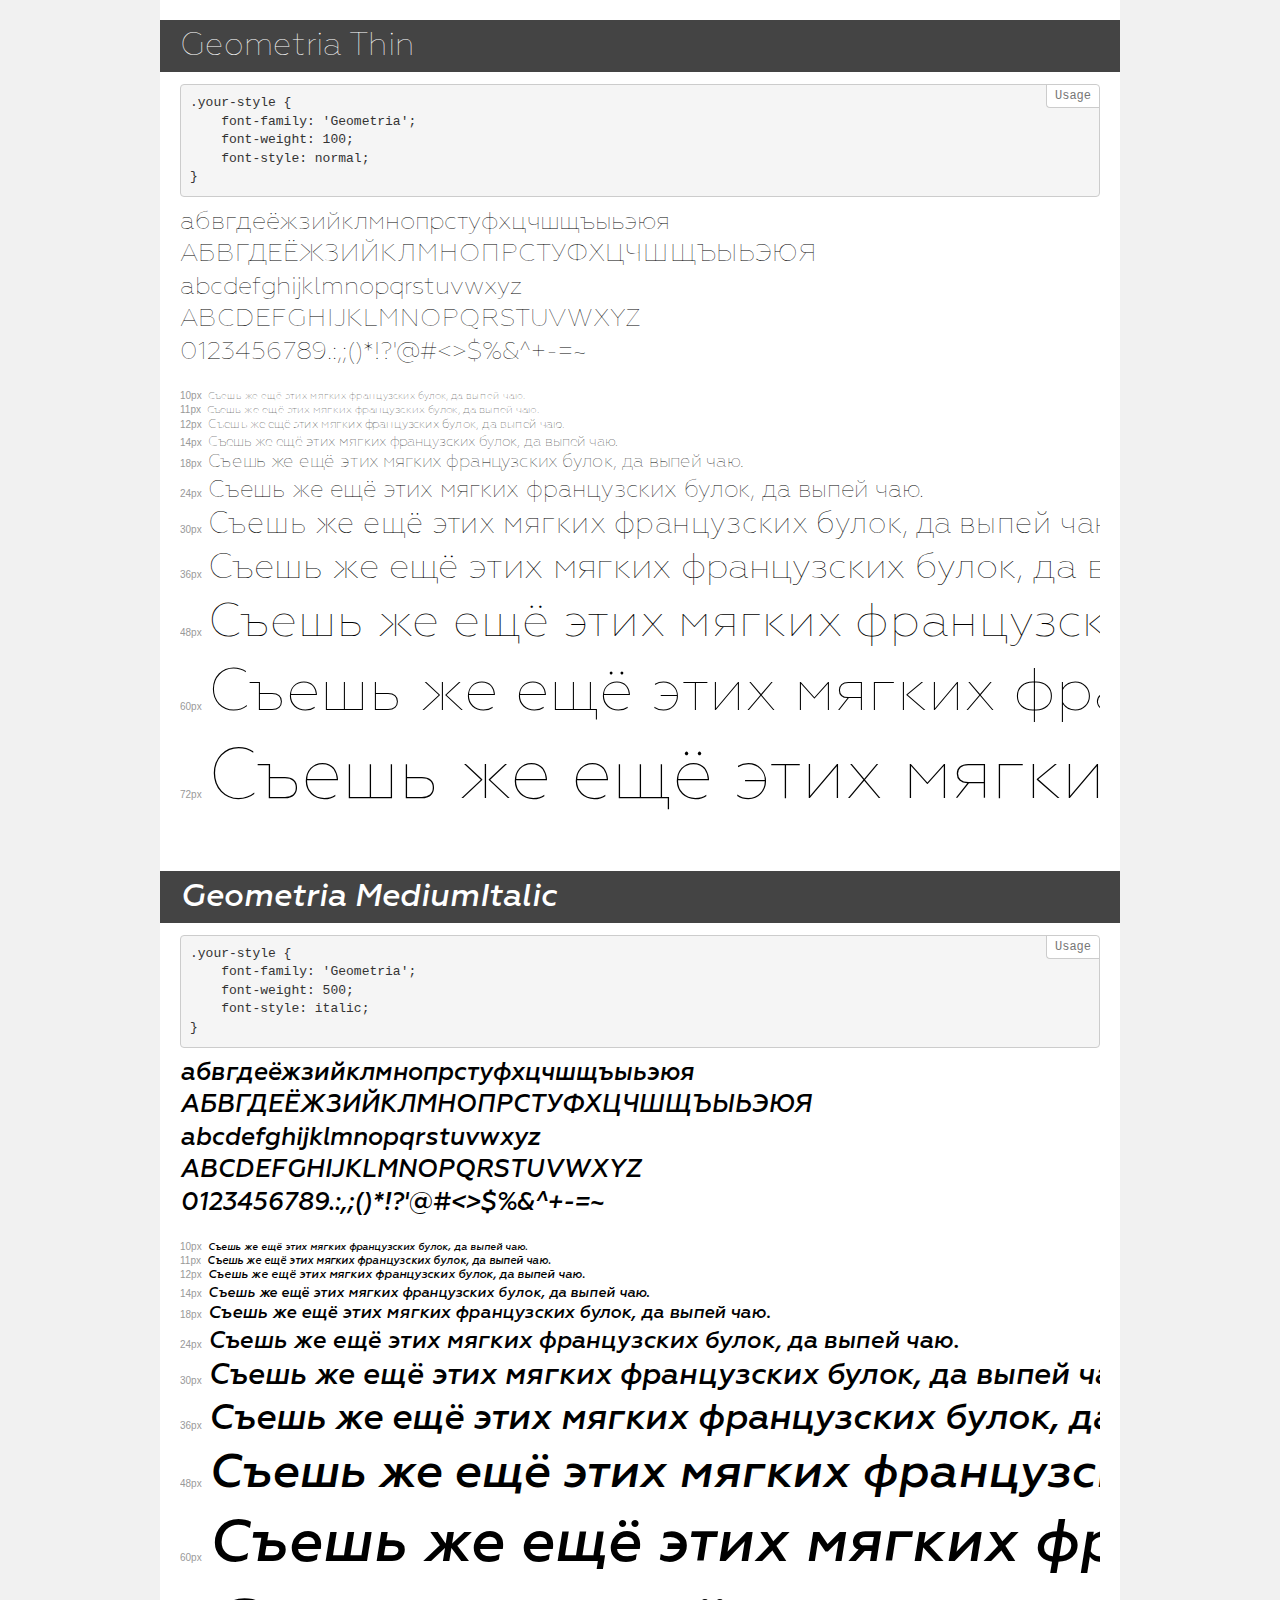
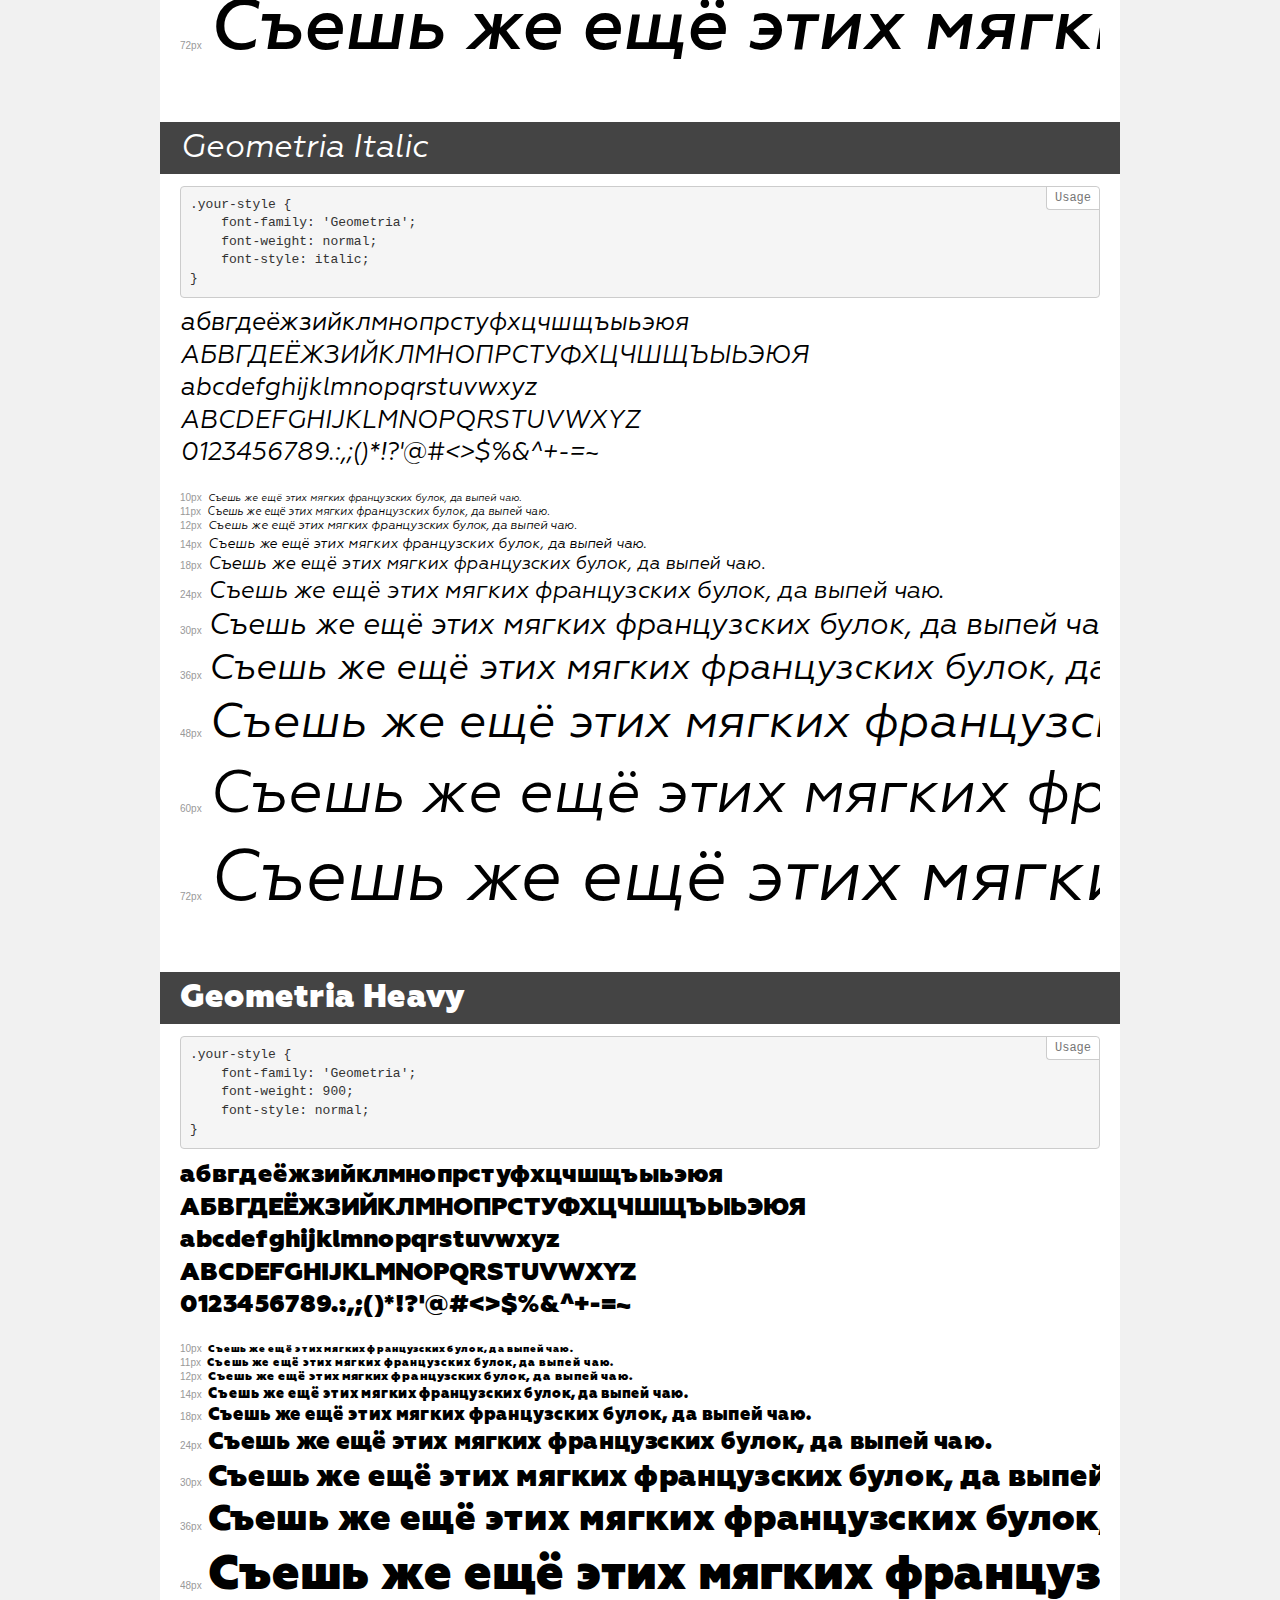
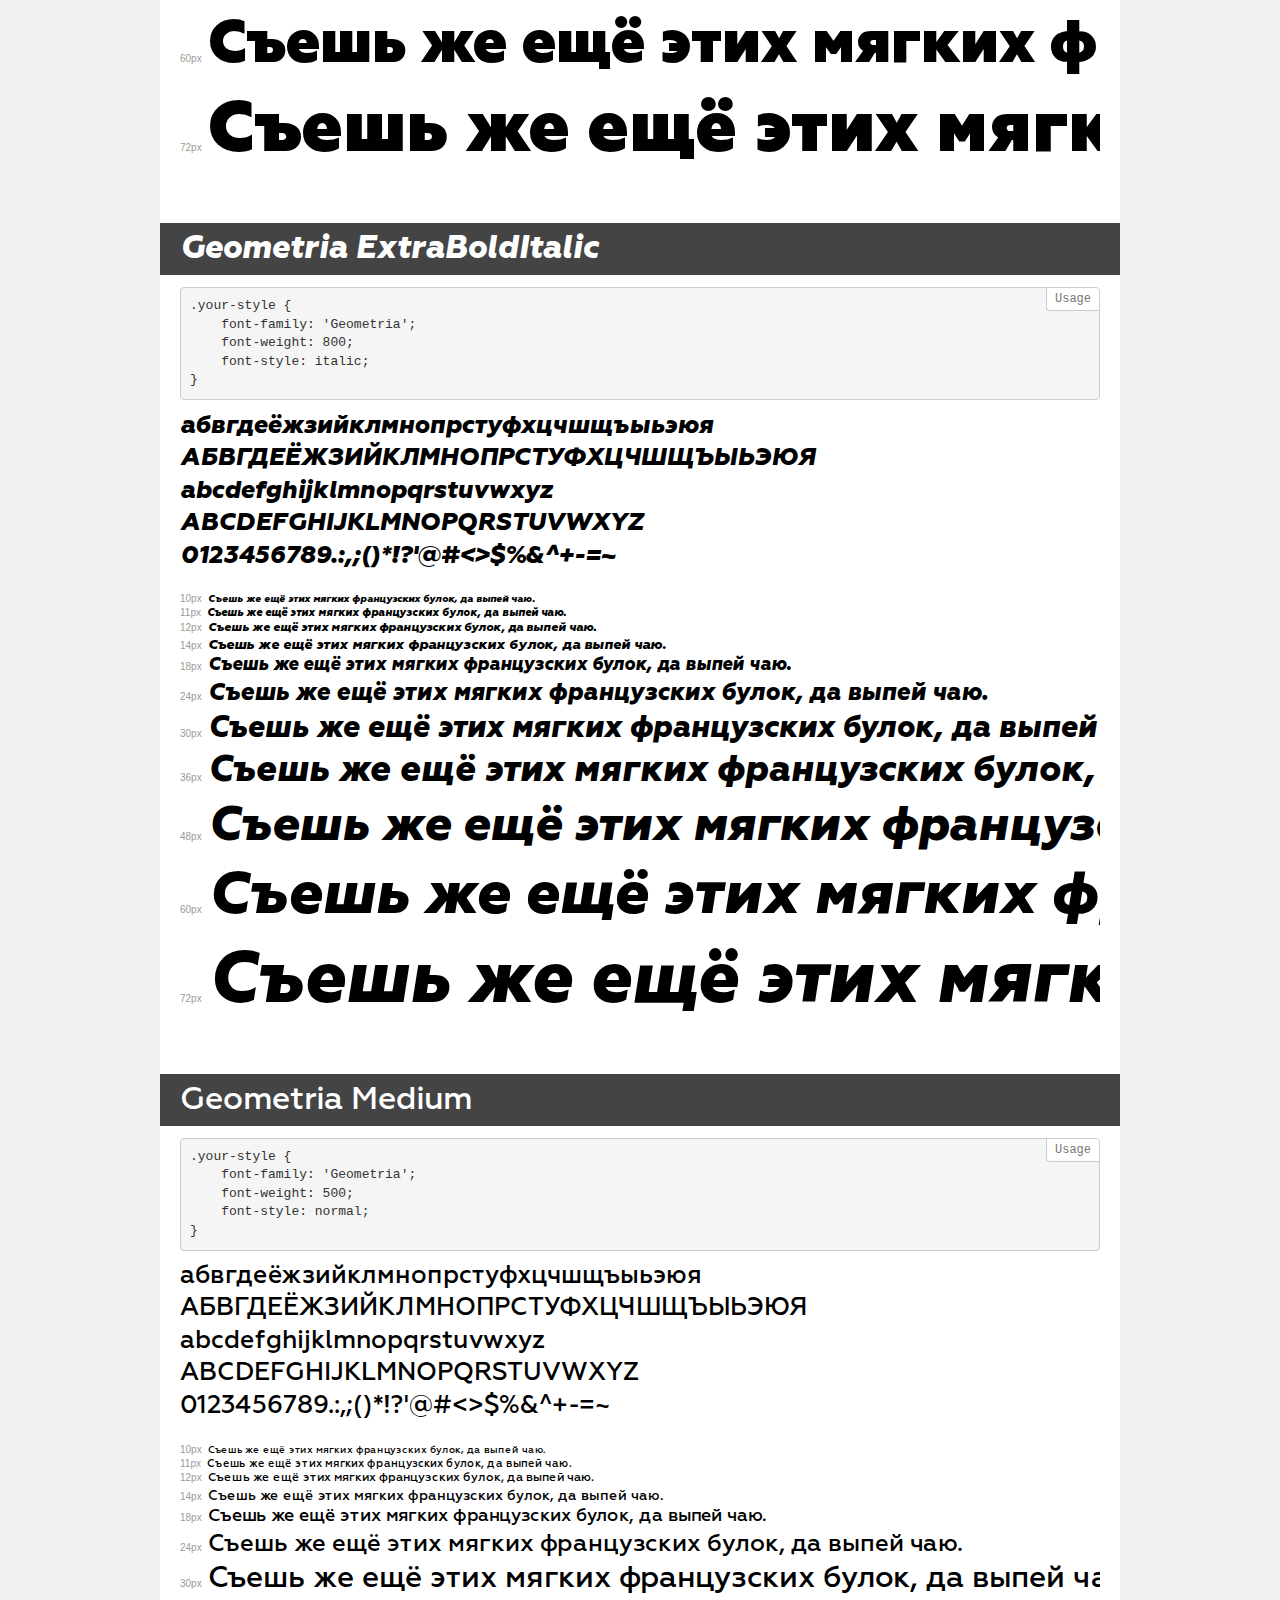
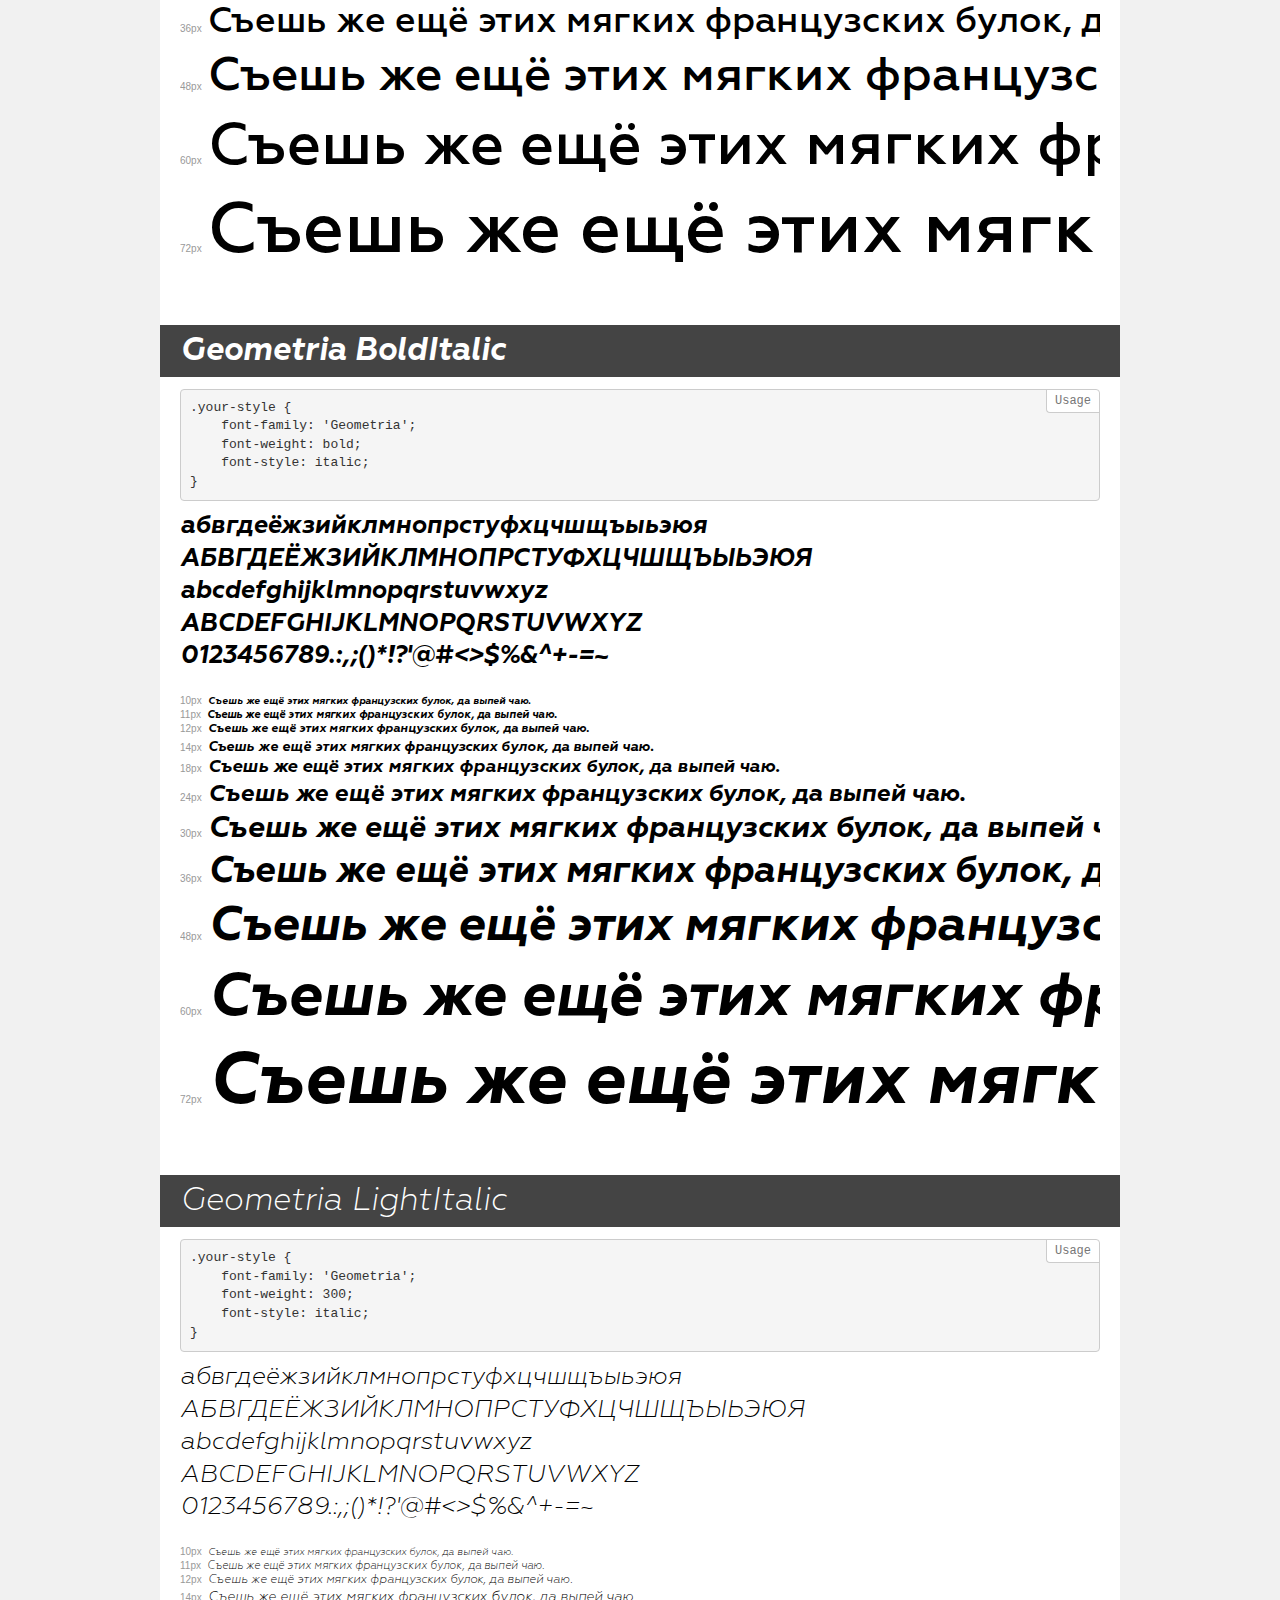
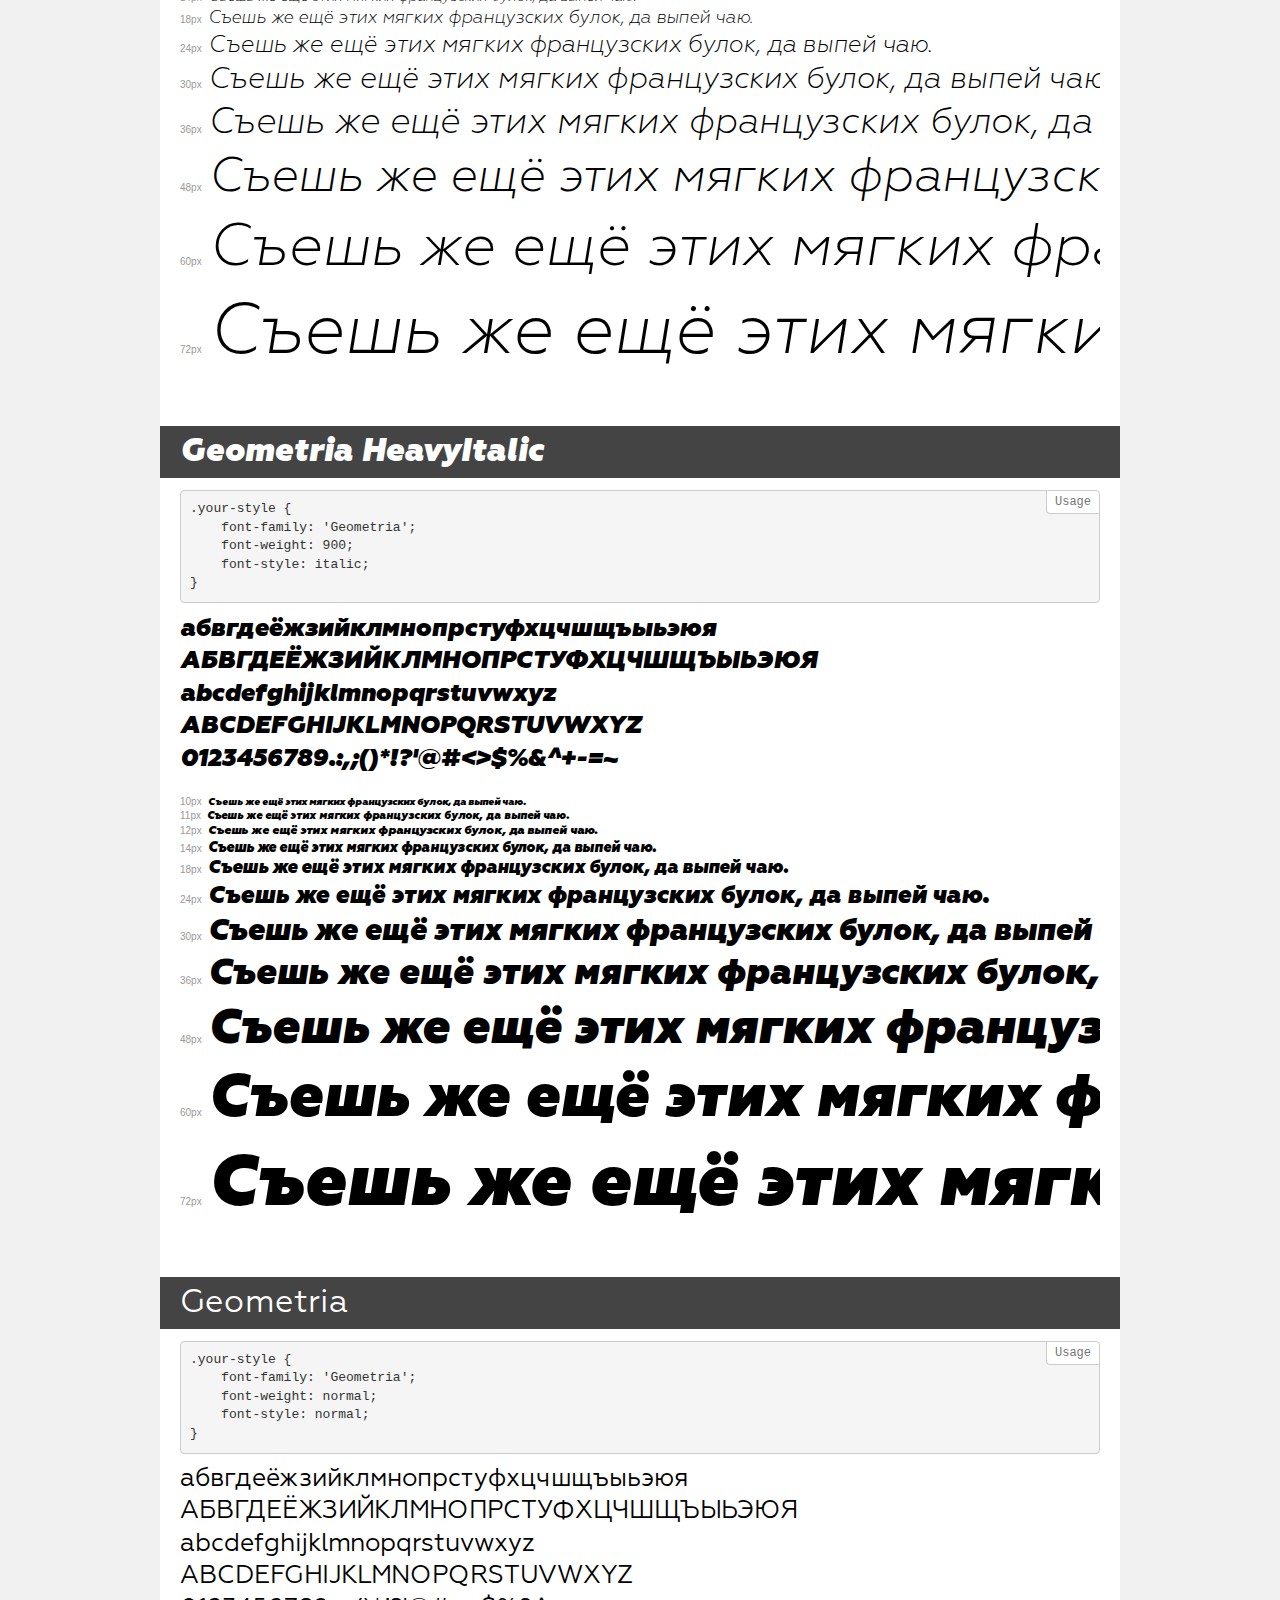
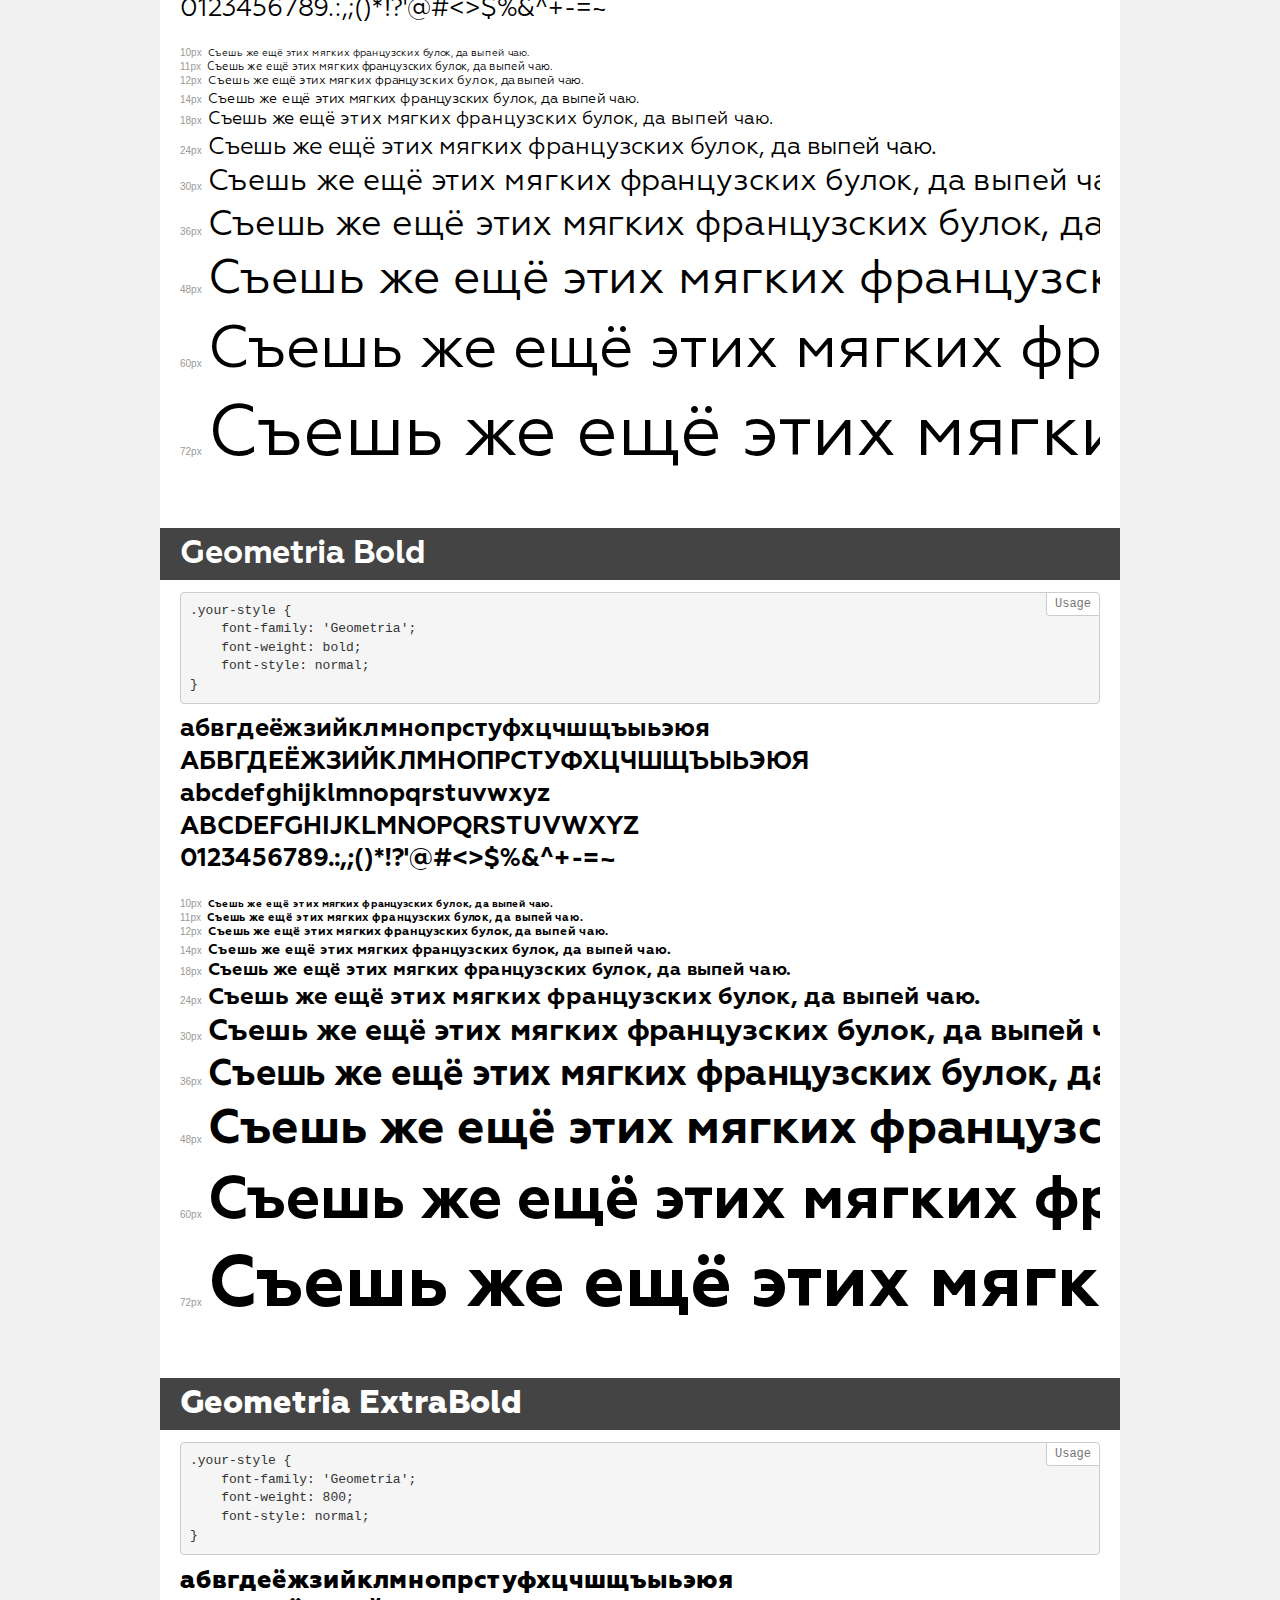
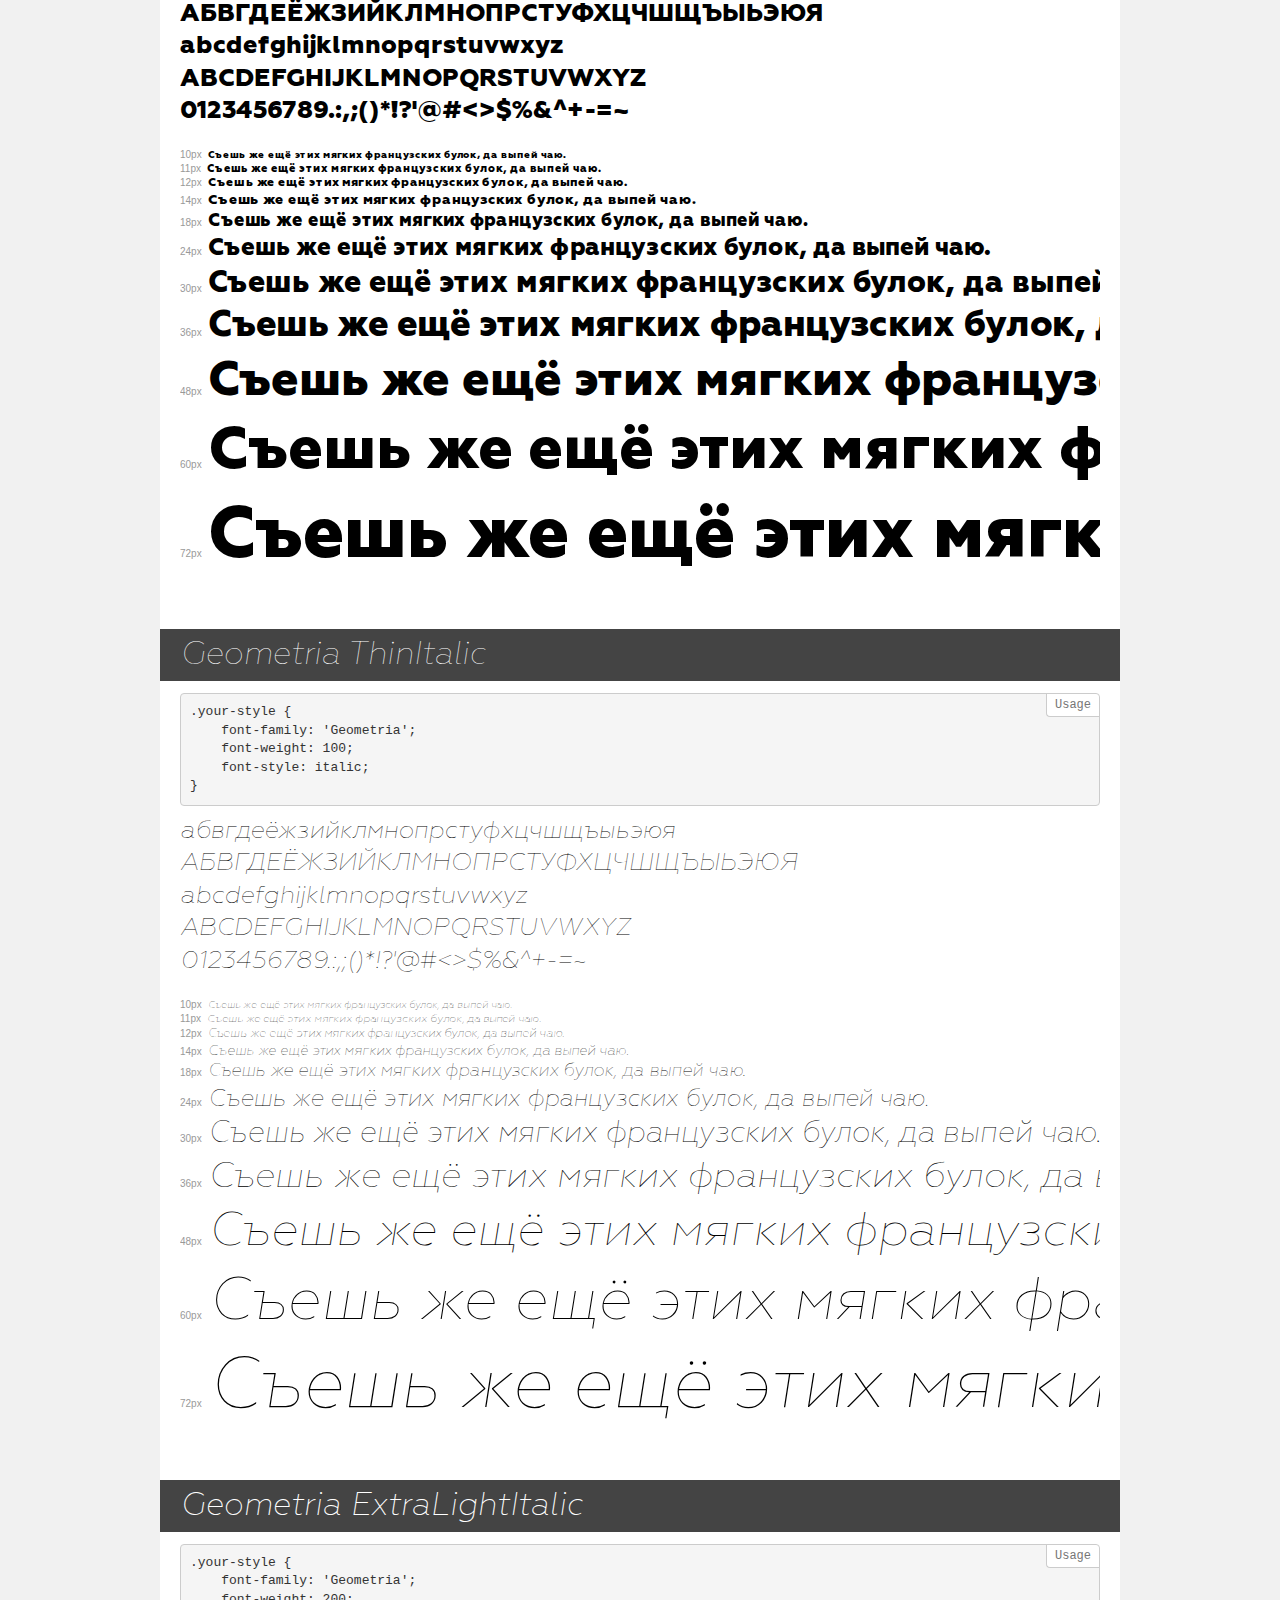
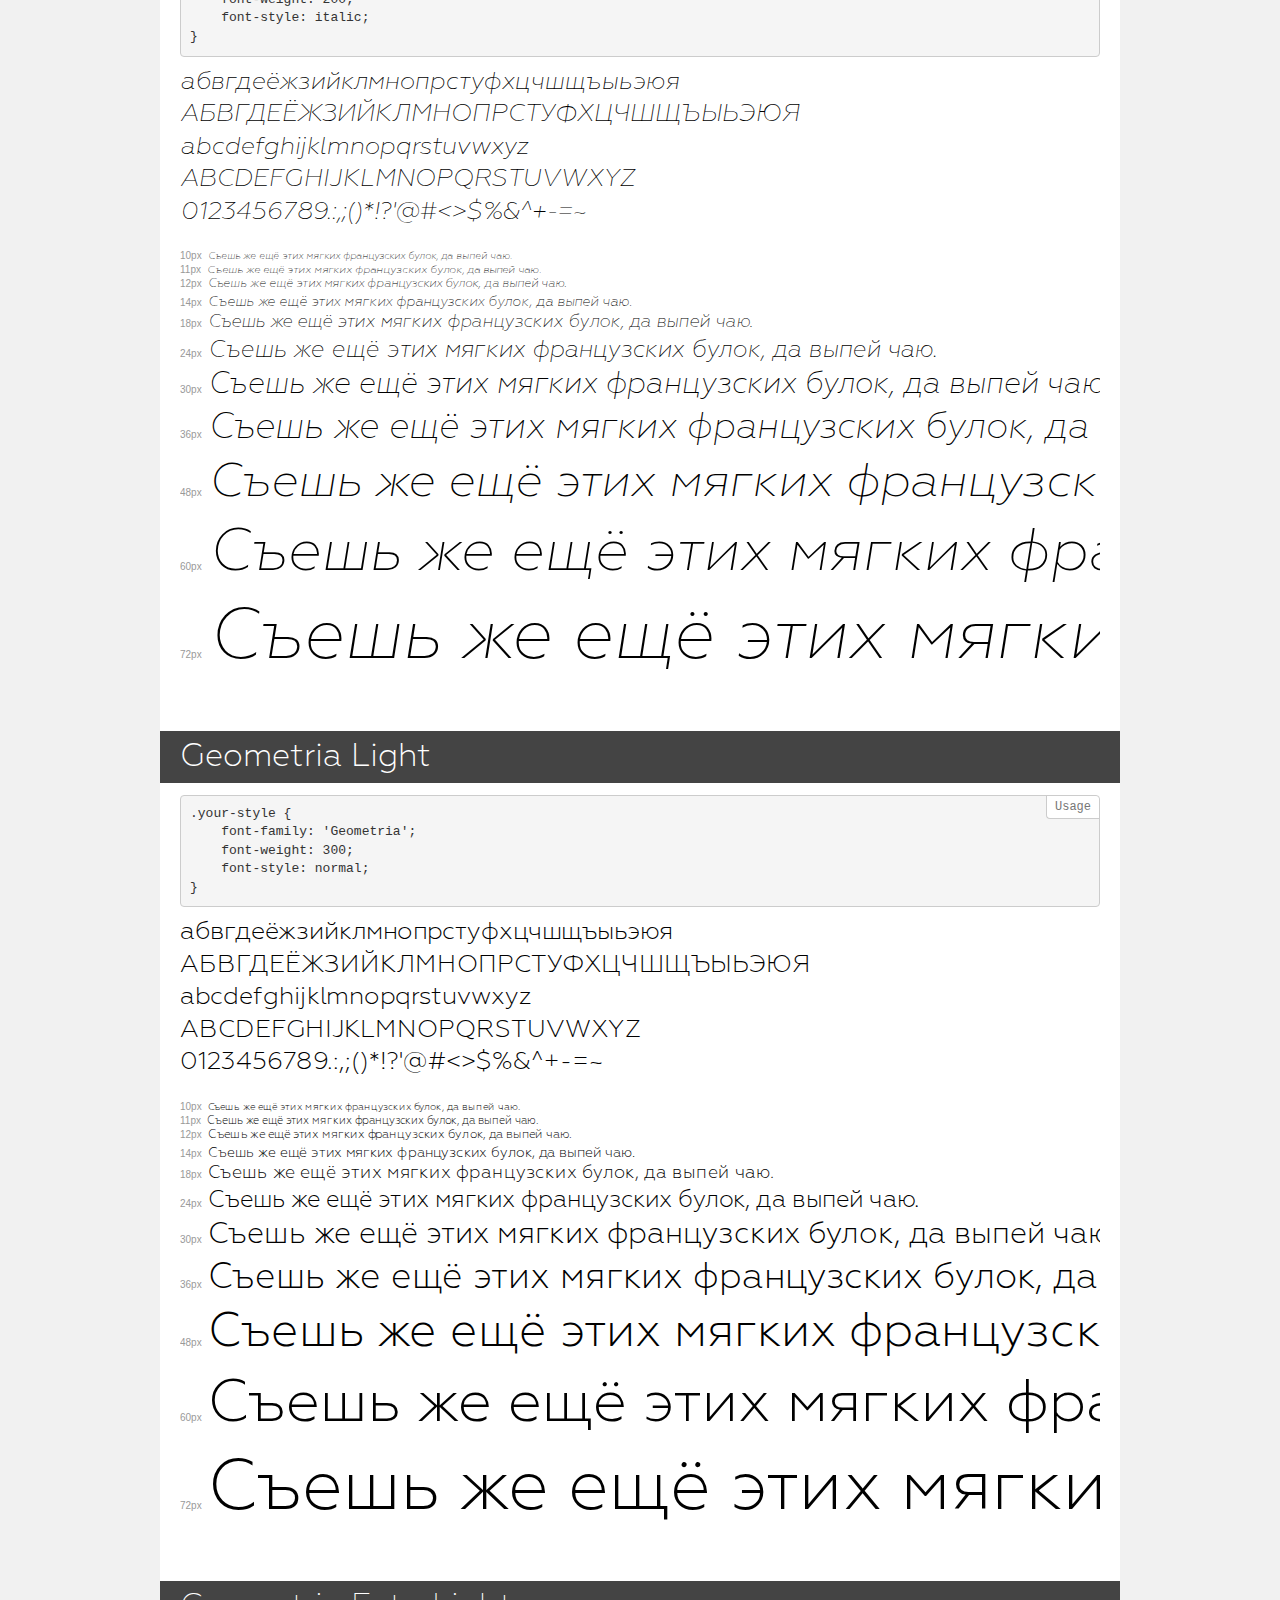
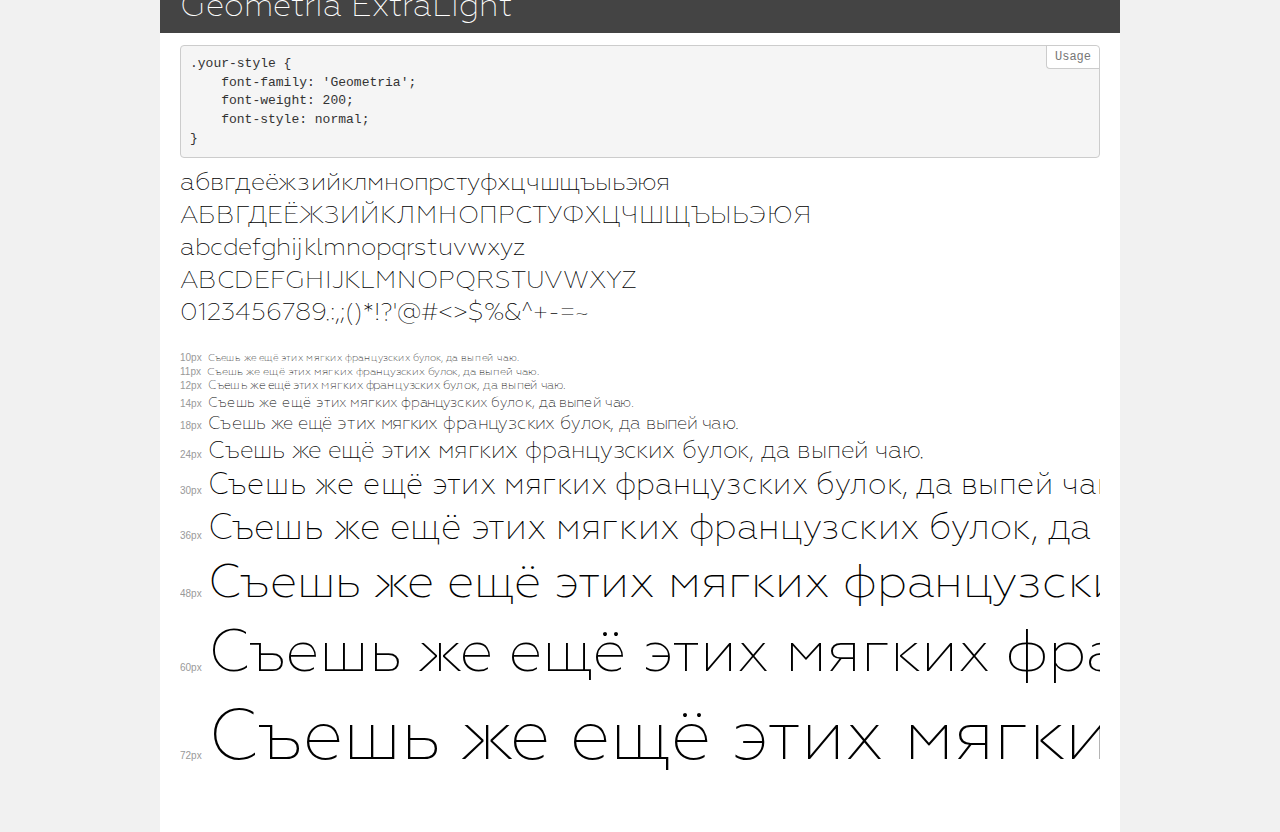
<file: fonts/demo.html>
<!DOCTYPE html>
<html>
<head>
	<meta charset="utf-8">
	<meta http-equiv="X-UA-Compatible" content="IE=edge">
	<meta name="viewport" content="width=device-width, initial-scale=1">
	<meta name="robots" content="noindex, noarchive">
	<title>Transfonter demo</title>
	<link href="stylesheet.css" rel="stylesheet">
	<style>
		/*
		http://meyerweb.com/eric/tools/css/reset/
		v2.0 | 20110126
		License: none (public domain)
		*/
		html, body, div, span, applet, object, iframe,
		h1, h2, h3, h4, h5, h6, p, blockquote, pre,
		a, abbr, acronym, address, big, cite, code,
		del, dfn, em, img, ins, kbd, q, s, samp,
		small, strike, strong, sub, sup, tt, var,
		b, u, i, center,
		dl, dt, dd, ol, ul, li,
		fieldset, form, label, legend,
		table, caption, tbody, tfoot, thead, tr, th, td,
		article, aside, canvas, details, embed,
		figure, figcaption, footer, header, hgroup,
		menu, nav, output, ruby, section, summary,
		time, mark, audio, video {
			margin: 0;
			padding: 0;
			border: 0;
			font-size: 100%;
			font: inherit;
			vertical-align: baseline;
		}
		/* HTML5 display-role reset for older browsers */
		article, aside, details, figcaption, figure,
		footer, header, hgroup, menu, nav, section {
			display: block;
		}
		body {
			line-height: 1;
		}
		ol, ul {
			list-style: none;
		}
		blockquote, q {
			quotes: none;
		}
		blockquote:before, blockquote:after,
		q:before, q:after {
			content: '';
			content: none;
		}
		table {
			border-collapse: collapse;
			border-spacing: 0;
		}
		/* common styles */
		body {
			background: #f1f1f1;
			color: #000;
		}
		.page {
			background: #fff;
			width: 920px;
			margin: 0 auto;
			padding: 20px 20px 0 20px;
			overflow: hidden;
		}
		.font-container {
			overflow-x: auto;
			overflow-y: hidden;
			margin-bottom: 40px;
			line-height: 1.3;
			white-space: nowrap;
			padding-bottom: 5px;
		}
		h1 {
			position: relative;
			background: #444;
			font-size: 32px;
			color: #fff;
			padding: 10px 20px;
			margin: 0 -20px 12px -20px;
		}
		.letters {
			font-size: 25px;
			margin-bottom: 20px;
		}
		.s10:before {
			content: '10px';
		}
		.s11:before {
			content: '11px';
		}
		.s12:before {
			content: '12px';
		}
		.s14:before {
			content: '14px';
		}
		.s18:before {
			content: '18px';
		}
		.s24:before {
			content: '24px';
		}
		.s30:before {
			content: '30px';
		}
		.s36:before {
			content: '36px';
		}
		.s48:before {
			content: '48px';
		}
		.s60:before {
			content: '60px';
		}
		.s72:before {
			content: '72px';
		}
		.s10:before, .s11:before, .s12:before, .s14:before,
		.s18:before, .s24:before, .s30:before, .s36:before,
		.s48:before, .s60:before, .s72:before {
			font-family: Arial, sans-serif;
			font-size: 10px;
			font-weight: normal;
			font-style: normal;
			color: #999;
			padding-right: 6px;
		}
		pre {
			display: block;
			position: relative;
			padding: 9px;
			margin: 0 0 10px;
			font-family: Monaco, Menlo, Consolas, "Courier New", monospace !important;
			font-size: 13px;
			line-height: 1.428571429;
			color: #333;
			font-weight: normal !important;
			font-style: normal !important;
			background-color: #f5f5f5;
			border: 1px solid #ccc;
			overflow-x: auto;
			border-radius: 4px;
		}
		pre:after {
			display: block;
			position: absolute;
			right: 0;
			top: 0;
			content: 'Usage';
			line-height: 1;
			padding: 5px 8px;
			font-size: 12px;
			color: #767676;
			background-color: #fff;
			border: 1px solid #ccc;
			border-right: none;
			border-top: none;
			border-radius: 0 4px 0 4px;
			z-index: 10;
		}
		/* responsive */
		@media (max-width: 959px) {
			.page {
				width: auto;
				margin: 0;
			}
		}
	</style>
</head>
<body>
<div class="page">
	<div class="demo" style="font-family: 'Geometria'; font-weight: 100; font-style: normal;">
		<h1>Geometria Thin</h1>
		<pre>.your-style {
    font-family: 'Geometria';
    font-weight: 100;
    font-style: normal;
}</pre>
		<div class="font-container">
			<p class="letters">
				абвгдеёжзийклмнопрстуфхцчшщъыьэюя <br />
				АБВГДЕЁЖЗИЙКЛМНОПРСТУФХЦЧШЩЪЫЬЭЮЯ <br />
				abcdefghijklmnopqrstuvwxyz <br />
				ABCDEFGHIJKLMNOPQRSTUVWXYZ <br />				0123456789.:,;()*!?'@#<>$%&^+-=~
			</p>
			<p class="s10" style="font-size: 10px;">Съешь же ещё этих мягких французских булок, да выпей чаю.</p>
			<p class="s11" style="font-size: 11px;">Съешь же ещё этих мягких французских булок, да выпей чаю.</p>
			<p class="s12" style="font-size: 12px;">Съешь же ещё этих мягких французских булок, да выпей чаю.</p>
			<p class="s14" style="font-size: 14px;">Съешь же ещё этих мягких французских булок, да выпей чаю.</p>
			<p class="s18" style="font-size: 18px;">Съешь же ещё этих мягких французских булок, да выпей чаю.</p>
			<p class="s24" style="font-size: 24px;">Съешь же ещё этих мягких французских булок, да выпей чаю.</p>
			<p class="s30" style="font-size: 30px;">Съешь же ещё этих мягких французских булок, да выпей чаю.</p>
			<p class="s36" style="font-size: 36px;">Съешь же ещё этих мягких французских булок, да выпей чаю.</p>
			<p class="s48" style="font-size: 48px;">Съешь же ещё этих мягких французских булок, да выпей чаю.</p>
			<p class="s60" style="font-size: 60px;">Съешь же ещё этих мягких французских булок, да выпей чаю.</p>
			<p class="s72" style="font-size: 72px;">Съешь же ещё этих мягких французских булок, да выпей чаю.</p>
		</div>
	</div>
	<div class="demo" style="font-family: 'Geometria'; font-weight: 500; font-style: italic;">
		<h1>Geometria MediumItalic</h1>
		<pre>.your-style {
    font-family: 'Geometria';
    font-weight: 500;
    font-style: italic;
}</pre>
		<div class="font-container">
			<p class="letters">
				абвгдеёжзийклмнопрстуфхцчшщъыьэюя <br />
				АБВГДЕЁЖЗИЙКЛМНОПРСТУФХЦЧШЩЪЫЬЭЮЯ <br />
				abcdefghijklmnopqrstuvwxyz <br />
				ABCDEFGHIJKLMNOPQRSTUVWXYZ <br />				0123456789.:,;()*!?'@#<>$%&^+-=~
			</p>
			<p class="s10" style="font-size: 10px;">Съешь же ещё этих мягких французских булок, да выпей чаю.</p>
			<p class="s11" style="font-size: 11px;">Съешь же ещё этих мягких французских булок, да выпей чаю.</p>
			<p class="s12" style="font-size: 12px;">Съешь же ещё этих мягких французских булок, да выпей чаю.</p>
			<p class="s14" style="font-size: 14px;">Съешь же ещё этих мягких французских булок, да выпей чаю.</p>
			<p class="s18" style="font-size: 18px;">Съешь же ещё этих мягких французских булок, да выпей чаю.</p>
			<p class="s24" style="font-size: 24px;">Съешь же ещё этих мягких французских булок, да выпей чаю.</p>
			<p class="s30" style="font-size: 30px;">Съешь же ещё этих мягких французских булок, да выпей чаю.</p>
			<p class="s36" style="font-size: 36px;">Съешь же ещё этих мягких французских булок, да выпей чаю.</p>
			<p class="s48" style="font-size: 48px;">Съешь же ещё этих мягких французских булок, да выпей чаю.</p>
			<p class="s60" style="font-size: 60px;">Съешь же ещё этих мягких французских булок, да выпей чаю.</p>
			<p class="s72" style="font-size: 72px;">Съешь же ещё этих мягких французских булок, да выпей чаю.</p>
		</div>
	</div>
	<div class="demo" style="font-family: 'Geometria'; font-weight: normal; font-style: italic;">
		<h1>Geometria Italic</h1>
		<pre>.your-style {
    font-family: 'Geometria';
    font-weight: normal;
    font-style: italic;
}</pre>
		<div class="font-container">
			<p class="letters">
				абвгдеёжзийклмнопрстуфхцчшщъыьэюя <br />
				АБВГДЕЁЖЗИЙКЛМНОПРСТУФХЦЧШЩЪЫЬЭЮЯ <br />
				abcdefghijklmnopqrstuvwxyz <br />
				ABCDEFGHIJKLMNOPQRSTUVWXYZ <br />				0123456789.:,;()*!?'@#<>$%&^+-=~
			</p>
			<p class="s10" style="font-size: 10px;">Съешь же ещё этих мягких французских булок, да выпей чаю.</p>
			<p class="s11" style="font-size: 11px;">Съешь же ещё этих мягких французских булок, да выпей чаю.</p>
			<p class="s12" style="font-size: 12px;">Съешь же ещё этих мягких французских булок, да выпей чаю.</p>
			<p class="s14" style="font-size: 14px;">Съешь же ещё этих мягких французских булок, да выпей чаю.</p>
			<p class="s18" style="font-size: 18px;">Съешь же ещё этих мягких французских булок, да выпей чаю.</p>
			<p class="s24" style="font-size: 24px;">Съешь же ещё этих мягких французских булок, да выпей чаю.</p>
			<p class="s30" style="font-size: 30px;">Съешь же ещё этих мягких французских булок, да выпей чаю.</p>
			<p class="s36" style="font-size: 36px;">Съешь же ещё этих мягких французских булок, да выпей чаю.</p>
			<p class="s48" style="font-size: 48px;">Съешь же ещё этих мягких французских булок, да выпей чаю.</p>
			<p class="s60" style="font-size: 60px;">Съешь же ещё этих мягких французских булок, да выпей чаю.</p>
			<p class="s72" style="font-size: 72px;">Съешь же ещё этих мягких французских булок, да выпей чаю.</p>
		</div>
	</div>
	<div class="demo" style="font-family: 'Geometria'; font-weight: 900; font-style: normal;">
		<h1>Geometria Heavy</h1>
		<pre>.your-style {
    font-family: 'Geometria';
    font-weight: 900;
    font-style: normal;
}</pre>
		<div class="font-container">
			<p class="letters">
				абвгдеёжзийклмнопрстуфхцчшщъыьэюя <br />
				АБВГДЕЁЖЗИЙКЛМНОПРСТУФХЦЧШЩЪЫЬЭЮЯ <br />
				abcdefghijklmnopqrstuvwxyz <br />
				ABCDEFGHIJKLMNOPQRSTUVWXYZ <br />				0123456789.:,;()*!?'@#<>$%&^+-=~
			</p>
			<p class="s10" style="font-size: 10px;">Съешь же ещё этих мягких французских булок, да выпей чаю.</p>
			<p class="s11" style="font-size: 11px;">Съешь же ещё этих мягких французских булок, да выпей чаю.</p>
			<p class="s12" style="font-size: 12px;">Съешь же ещё этих мягких французских булок, да выпей чаю.</p>
			<p class="s14" style="font-size: 14px;">Съешь же ещё этих мягких французских булок, да выпей чаю.</p>
			<p class="s18" style="font-size: 18px;">Съешь же ещё этих мягких французских булок, да выпей чаю.</p>
			<p class="s24" style="font-size: 24px;">Съешь же ещё этих мягких французских булок, да выпей чаю.</p>
			<p class="s30" style="font-size: 30px;">Съешь же ещё этих мягких французских булок, да выпей чаю.</p>
			<p class="s36" style="font-size: 36px;">Съешь же ещё этих мягких французских булок, да выпей чаю.</p>
			<p class="s48" style="font-size: 48px;">Съешь же ещё этих мягких французских булок, да выпей чаю.</p>
			<p class="s60" style="font-size: 60px;">Съешь же ещё этих мягких французских булок, да выпей чаю.</p>
			<p class="s72" style="font-size: 72px;">Съешь же ещё этих мягких французских булок, да выпей чаю.</p>
		</div>
	</div>
	<div class="demo" style="font-family: 'Geometria'; font-weight: 800; font-style: italic;">
		<h1>Geometria ExtraBoldItalic</h1>
		<pre>.your-style {
    font-family: 'Geometria';
    font-weight: 800;
    font-style: italic;
}</pre>
		<div class="font-container">
			<p class="letters">
				абвгдеёжзийклмнопрстуфхцчшщъыьэюя <br />
				АБВГДЕЁЖЗИЙКЛМНОПРСТУФХЦЧШЩЪЫЬЭЮЯ <br />
				abcdefghijklmnopqrstuvwxyz <br />
				ABCDEFGHIJKLMNOPQRSTUVWXYZ <br />				0123456789.:,;()*!?'@#<>$%&^+-=~
			</p>
			<p class="s10" style="font-size: 10px;">Съешь же ещё этих мягких французских булок, да выпей чаю.</p>
			<p class="s11" style="font-size: 11px;">Съешь же ещё этих мягких французских булок, да выпей чаю.</p>
			<p class="s12" style="font-size: 12px;">Съешь же ещё этих мягких французских булок, да выпей чаю.</p>
			<p class="s14" style="font-size: 14px;">Съешь же ещё этих мягких французских булок, да выпей чаю.</p>
			<p class="s18" style="font-size: 18px;">Съешь же ещё этих мягких французских булок, да выпей чаю.</p>
			<p class="s24" style="font-size: 24px;">Съешь же ещё этих мягких французских булок, да выпей чаю.</p>
			<p class="s30" style="font-size: 30px;">Съешь же ещё этих мягких французских булок, да выпей чаю.</p>
			<p class="s36" style="font-size: 36px;">Съешь же ещё этих мягких французских булок, да выпей чаю.</p>
			<p class="s48" style="font-size: 48px;">Съешь же ещё этих мягких французских булок, да выпей чаю.</p>
			<p class="s60" style="font-size: 60px;">Съешь же ещё этих мягких французских булок, да выпей чаю.</p>
			<p class="s72" style="font-size: 72px;">Съешь же ещё этих мягких французских булок, да выпей чаю.</p>
		</div>
	</div>
	<div class="demo" style="font-family: 'Geometria'; font-weight: 500; font-style: normal;">
		<h1>Geometria Medium</h1>
		<pre>.your-style {
    font-family: 'Geometria';
    font-weight: 500;
    font-style: normal;
}</pre>
		<div class="font-container">
			<p class="letters">
				абвгдеёжзийклмнопрстуфхцчшщъыьэюя <br />
				АБВГДЕЁЖЗИЙКЛМНОПРСТУФХЦЧШЩЪЫЬЭЮЯ <br />
				abcdefghijklmnopqrstuvwxyz <br />
				ABCDEFGHIJKLMNOPQRSTUVWXYZ <br />				0123456789.:,;()*!?'@#<>$%&^+-=~
			</p>
			<p class="s10" style="font-size: 10px;">Съешь же ещё этих мягких французских булок, да выпей чаю.</p>
			<p class="s11" style="font-size: 11px;">Съешь же ещё этих мягких французских булок, да выпей чаю.</p>
			<p class="s12" style="font-size: 12px;">Съешь же ещё этих мягких французских булок, да выпей чаю.</p>
			<p class="s14" style="font-size: 14px;">Съешь же ещё этих мягких французских булок, да выпей чаю.</p>
			<p class="s18" style="font-size: 18px;">Съешь же ещё этих мягких французских булок, да выпей чаю.</p>
			<p class="s24" style="font-size: 24px;">Съешь же ещё этих мягких французских булок, да выпей чаю.</p>
			<p class="s30" style="font-size: 30px;">Съешь же ещё этих мягких французских булок, да выпей чаю.</p>
			<p class="s36" style="font-size: 36px;">Съешь же ещё этих мягких французских булок, да выпей чаю.</p>
			<p class="s48" style="font-size: 48px;">Съешь же ещё этих мягких французских булок, да выпей чаю.</p>
			<p class="s60" style="font-size: 60px;">Съешь же ещё этих мягких французских булок, да выпей чаю.</p>
			<p class="s72" style="font-size: 72px;">Съешь же ещё этих мягких французских булок, да выпей чаю.</p>
		</div>
	</div>
	<div class="demo" style="font-family: 'Geometria'; font-weight: bold; font-style: italic;">
		<h1>Geometria BoldItalic</h1>
		<pre>.your-style {
    font-family: 'Geometria';
    font-weight: bold;
    font-style: italic;
}</pre>
		<div class="font-container">
			<p class="letters">
				абвгдеёжзийклмнопрстуфхцчшщъыьэюя <br />
				АБВГДЕЁЖЗИЙКЛМНОПРСТУФХЦЧШЩЪЫЬЭЮЯ <br />
				abcdefghijklmnopqrstuvwxyz <br />
				ABCDEFGHIJKLMNOPQRSTUVWXYZ <br />				0123456789.:,;()*!?'@#<>$%&^+-=~
			</p>
			<p class="s10" style="font-size: 10px;">Съешь же ещё этих мягких французских булок, да выпей чаю.</p>
			<p class="s11" style="font-size: 11px;">Съешь же ещё этих мягких французских булок, да выпей чаю.</p>
			<p class="s12" style="font-size: 12px;">Съешь же ещё этих мягких французских булок, да выпей чаю.</p>
			<p class="s14" style="font-size: 14px;">Съешь же ещё этих мягких французских булок, да выпей чаю.</p>
			<p class="s18" style="font-size: 18px;">Съешь же ещё этих мягких французских булок, да выпей чаю.</p>
			<p class="s24" style="font-size: 24px;">Съешь же ещё этих мягких французских булок, да выпей чаю.</p>
			<p class="s30" style="font-size: 30px;">Съешь же ещё этих мягких французских булок, да выпей чаю.</p>
			<p class="s36" style="font-size: 36px;">Съешь же ещё этих мягких французских булок, да выпей чаю.</p>
			<p class="s48" style="font-size: 48px;">Съешь же ещё этих мягких французских булок, да выпей чаю.</p>
			<p class="s60" style="font-size: 60px;">Съешь же ещё этих мягких французских булок, да выпей чаю.</p>
			<p class="s72" style="font-size: 72px;">Съешь же ещё этих мягких французских булок, да выпей чаю.</p>
		</div>
	</div>
	<div class="demo" style="font-family: 'Geometria'; font-weight: 300; font-style: italic;">
		<h1>Geometria LightItalic</h1>
		<pre>.your-style {
    font-family: 'Geometria';
    font-weight: 300;
    font-style: italic;
}</pre>
		<div class="font-container">
			<p class="letters">
				абвгдеёжзийклмнопрстуфхцчшщъыьэюя <br />
				АБВГДЕЁЖЗИЙКЛМНОПРСТУФХЦЧШЩЪЫЬЭЮЯ <br />
				abcdefghijklmnopqrstuvwxyz <br />
				ABCDEFGHIJKLMNOPQRSTUVWXYZ <br />				0123456789.:,;()*!?'@#<>$%&^+-=~
			</p>
			<p class="s10" style="font-size: 10px;">Съешь же ещё этих мягких французских булок, да выпей чаю.</p>
			<p class="s11" style="font-size: 11px;">Съешь же ещё этих мягких французских булок, да выпей чаю.</p>
			<p class="s12" style="font-size: 12px;">Съешь же ещё этих мягких французских булок, да выпей чаю.</p>
			<p class="s14" style="font-size: 14px;">Съешь же ещё этих мягких французских булок, да выпей чаю.</p>
			<p class="s18" style="font-size: 18px;">Съешь же ещё этих мягких французских булок, да выпей чаю.</p>
			<p class="s24" style="font-size: 24px;">Съешь же ещё этих мягких французских булок, да выпей чаю.</p>
			<p class="s30" style="font-size: 30px;">Съешь же ещё этих мягких французских булок, да выпей чаю.</p>
			<p class="s36" style="font-size: 36px;">Съешь же ещё этих мягких французских булок, да выпей чаю.</p>
			<p class="s48" style="font-size: 48px;">Съешь же ещё этих мягких французских булок, да выпей чаю.</p>
			<p class="s60" style="font-size: 60px;">Съешь же ещё этих мягких французских булок, да выпей чаю.</p>
			<p class="s72" style="font-size: 72px;">Съешь же ещё этих мягких французских булок, да выпей чаю.</p>
		</div>
	</div>
	<div class="demo" style="font-family: 'Geometria'; font-weight: 900; font-style: italic;">
		<h1>Geometria HeavyItalic</h1>
		<pre>.your-style {
    font-family: 'Geometria';
    font-weight: 900;
    font-style: italic;
}</pre>
		<div class="font-container">
			<p class="letters">
				абвгдеёжзийклмнопрстуфхцчшщъыьэюя <br />
				АБВГДЕЁЖЗИЙКЛМНОПРСТУФХЦЧШЩЪЫЬЭЮЯ <br />
				abcdefghijklmnopqrstuvwxyz <br />
				ABCDEFGHIJKLMNOPQRSTUVWXYZ <br />				0123456789.:,;()*!?'@#<>$%&^+-=~
			</p>
			<p class="s10" style="font-size: 10px;">Съешь же ещё этих мягких французских булок, да выпей чаю.</p>
			<p class="s11" style="font-size: 11px;">Съешь же ещё этих мягких французских булок, да выпей чаю.</p>
			<p class="s12" style="font-size: 12px;">Съешь же ещё этих мягких французских булок, да выпей чаю.</p>
			<p class="s14" style="font-size: 14px;">Съешь же ещё этих мягких французских булок, да выпей чаю.</p>
			<p class="s18" style="font-size: 18px;">Съешь же ещё этих мягких французских булок, да выпей чаю.</p>
			<p class="s24" style="font-size: 24px;">Съешь же ещё этих мягких французских булок, да выпей чаю.</p>
			<p class="s30" style="font-size: 30px;">Съешь же ещё этих мягких французских булок, да выпей чаю.</p>
			<p class="s36" style="font-size: 36px;">Съешь же ещё этих мягких французских булок, да выпей чаю.</p>
			<p class="s48" style="font-size: 48px;">Съешь же ещё этих мягких французских булок, да выпей чаю.</p>
			<p class="s60" style="font-size: 60px;">Съешь же ещё этих мягких французских булок, да выпей чаю.</p>
			<p class="s72" style="font-size: 72px;">Съешь же ещё этих мягких французских булок, да выпей чаю.</p>
		</div>
	</div>
	<div class="demo" style="font-family: 'Geometria'; font-weight: normal; font-style: normal;">
		<h1>Geometria</h1>
		<pre>.your-style {
    font-family: 'Geometria';
    font-weight: normal;
    font-style: normal;
}</pre>
		<div class="font-container">
			<p class="letters">
				абвгдеёжзийклмнопрстуфхцчшщъыьэюя <br />
				АБВГДЕЁЖЗИЙКЛМНОПРСТУФХЦЧШЩЪЫЬЭЮЯ <br />
				abcdefghijklmnopqrstuvwxyz <br />
				ABCDEFGHIJKLMNOPQRSTUVWXYZ <br />				0123456789.:,;()*!?'@#<>$%&^+-=~
			</p>
			<p class="s10" style="font-size: 10px;">Съешь же ещё этих мягких французских булок, да выпей чаю.</p>
			<p class="s11" style="font-size: 11px;">Съешь же ещё этих мягких французских булок, да выпей чаю.</p>
			<p class="s12" style="font-size: 12px;">Съешь же ещё этих мягких французских булок, да выпей чаю.</p>
			<p class="s14" style="font-size: 14px;">Съешь же ещё этих мягких французских булок, да выпей чаю.</p>
			<p class="s18" style="font-size: 18px;">Съешь же ещё этих мягких французских булок, да выпей чаю.</p>
			<p class="s24" style="font-size: 24px;">Съешь же ещё этих мягких французских булок, да выпей чаю.</p>
			<p class="s30" style="font-size: 30px;">Съешь же ещё этих мягких французских булок, да выпей чаю.</p>
			<p class="s36" style="font-size: 36px;">Съешь же ещё этих мягких французских булок, да выпей чаю.</p>
			<p class="s48" style="font-size: 48px;">Съешь же ещё этих мягких французских булок, да выпей чаю.</p>
			<p class="s60" style="font-size: 60px;">Съешь же ещё этих мягких французских булок, да выпей чаю.</p>
			<p class="s72" style="font-size: 72px;">Съешь же ещё этих мягких французских булок, да выпей чаю.</p>
		</div>
	</div>
	<div class="demo" style="font-family: 'Geometria'; font-weight: bold; font-style: normal;">
		<h1>Geometria Bold</h1>
		<pre>.your-style {
    font-family: 'Geometria';
    font-weight: bold;
    font-style: normal;
}</pre>
		<div class="font-container">
			<p class="letters">
				абвгдеёжзийклмнопрстуфхцчшщъыьэюя <br />
				АБВГДЕЁЖЗИЙКЛМНОПРСТУФХЦЧШЩЪЫЬЭЮЯ <br />
				abcdefghijklmnopqrstuvwxyz <br />
				ABCDEFGHIJKLMNOPQRSTUVWXYZ <br />				0123456789.:,;()*!?'@#<>$%&^+-=~
			</p>
			<p class="s10" style="font-size: 10px;">Съешь же ещё этих мягких французских булок, да выпей чаю.</p>
			<p class="s11" style="font-size: 11px;">Съешь же ещё этих мягких французских булок, да выпей чаю.</p>
			<p class="s12" style="font-size: 12px;">Съешь же ещё этих мягких французских булок, да выпей чаю.</p>
			<p class="s14" style="font-size: 14px;">Съешь же ещё этих мягких французских булок, да выпей чаю.</p>
			<p class="s18" style="font-size: 18px;">Съешь же ещё этих мягких французских булок, да выпей чаю.</p>
			<p class="s24" style="font-size: 24px;">Съешь же ещё этих мягких французских булок, да выпей чаю.</p>
			<p class="s30" style="font-size: 30px;">Съешь же ещё этих мягких французских булок, да выпей чаю.</p>
			<p class="s36" style="font-size: 36px;">Съешь же ещё этих мягких французских булок, да выпей чаю.</p>
			<p class="s48" style="font-size: 48px;">Съешь же ещё этих мягких французских булок, да выпей чаю.</p>
			<p class="s60" style="font-size: 60px;">Съешь же ещё этих мягких французских булок, да выпей чаю.</p>
			<p class="s72" style="font-size: 72px;">Съешь же ещё этих мягких французских булок, да выпей чаю.</p>
		</div>
	</div>
	<div class="demo" style="font-family: 'Geometria'; font-weight: 800; font-style: normal;">
		<h1>Geometria ExtraBold</h1>
		<pre>.your-style {
    font-family: 'Geometria';
    font-weight: 800;
    font-style: normal;
}</pre>
		<div class="font-container">
			<p class="letters">
				абвгдеёжзийклмнопрстуфхцчшщъыьэюя <br />
				АБВГДЕЁЖЗИЙКЛМНОПРСТУФХЦЧШЩЪЫЬЭЮЯ <br />
				abcdefghijklmnopqrstuvwxyz <br />
				ABCDEFGHIJKLMNOPQRSTUVWXYZ <br />				0123456789.:,;()*!?'@#<>$%&^+-=~
			</p>
			<p class="s10" style="font-size: 10px;">Съешь же ещё этих мягких французских булок, да выпей чаю.</p>
			<p class="s11" style="font-size: 11px;">Съешь же ещё этих мягких французских булок, да выпей чаю.</p>
			<p class="s12" style="font-size: 12px;">Съешь же ещё этих мягких французских булок, да выпей чаю.</p>
			<p class="s14" style="font-size: 14px;">Съешь же ещё этих мягких французских булок, да выпей чаю.</p>
			<p class="s18" style="font-size: 18px;">Съешь же ещё этих мягких французских булок, да выпей чаю.</p>
			<p class="s24" style="font-size: 24px;">Съешь же ещё этих мягких французских булок, да выпей чаю.</p>
			<p class="s30" style="font-size: 30px;">Съешь же ещё этих мягких французских булок, да выпей чаю.</p>
			<p class="s36" style="font-size: 36px;">Съешь же ещё этих мягких французских булок, да выпей чаю.</p>
			<p class="s48" style="font-size: 48px;">Съешь же ещё этих мягких французских булок, да выпей чаю.</p>
			<p class="s60" style="font-size: 60px;">Съешь же ещё этих мягких французских булок, да выпей чаю.</p>
			<p class="s72" style="font-size: 72px;">Съешь же ещё этих мягких французских булок, да выпей чаю.</p>
		</div>
	</div>
	<div class="demo" style="font-family: 'Geometria'; font-weight: 100; font-style: italic;">
		<h1>Geometria ThinItalic</h1>
		<pre>.your-style {
    font-family: 'Geometria';
    font-weight: 100;
    font-style: italic;
}</pre>
		<div class="font-container">
			<p class="letters">
				абвгдеёжзийклмнопрстуфхцчшщъыьэюя <br />
				АБВГДЕЁЖЗИЙКЛМНОПРСТУФХЦЧШЩЪЫЬЭЮЯ <br />
				abcdefghijklmnopqrstuvwxyz <br />
				ABCDEFGHIJKLMNOPQRSTUVWXYZ <br />				0123456789.:,;()*!?'@#<>$%&^+-=~
			</p>
			<p class="s10" style="font-size: 10px;">Съешь же ещё этих мягких французских булок, да выпей чаю.</p>
			<p class="s11" style="font-size: 11px;">Съешь же ещё этих мягких французских булок, да выпей чаю.</p>
			<p class="s12" style="font-size: 12px;">Съешь же ещё этих мягких французских булок, да выпей чаю.</p>
			<p class="s14" style="font-size: 14px;">Съешь же ещё этих мягких французских булок, да выпей чаю.</p>
			<p class="s18" style="font-size: 18px;">Съешь же ещё этих мягких французских булок, да выпей чаю.</p>
			<p class="s24" style="font-size: 24px;">Съешь же ещё этих мягких французских булок, да выпей чаю.</p>
			<p class="s30" style="font-size: 30px;">Съешь же ещё этих мягких французских булок, да выпей чаю.</p>
			<p class="s36" style="font-size: 36px;">Съешь же ещё этих мягких французских булок, да выпей чаю.</p>
			<p class="s48" style="font-size: 48px;">Съешь же ещё этих мягких французских булок, да выпей чаю.</p>
			<p class="s60" style="font-size: 60px;">Съешь же ещё этих мягких французских булок, да выпей чаю.</p>
			<p class="s72" style="font-size: 72px;">Съешь же ещё этих мягких французских булок, да выпей чаю.</p>
		</div>
	</div>
	<div class="demo" style="font-family: 'Geometria'; font-weight: 200; font-style: italic;">
		<h1>Geometria ExtraLightItalic</h1>
		<pre>.your-style {
    font-family: 'Geometria';
    font-weight: 200;
    font-style: italic;
}</pre>
		<div class="font-container">
			<p class="letters">
				абвгдеёжзийклмнопрстуфхцчшщъыьэюя <br />
				АБВГДЕЁЖЗИЙКЛМНОПРСТУФХЦЧШЩЪЫЬЭЮЯ <br />
				abcdefghijklmnopqrstuvwxyz <br />
				ABCDEFGHIJKLMNOPQRSTUVWXYZ <br />				0123456789.:,;()*!?'@#<>$%&^+-=~
			</p>
			<p class="s10" style="font-size: 10px;">Съешь же ещё этих мягких французских булок, да выпей чаю.</p>
			<p class="s11" style="font-size: 11px;">Съешь же ещё этих мягких французских булок, да выпей чаю.</p>
			<p class="s12" style="font-size: 12px;">Съешь же ещё этих мягких французских булок, да выпей чаю.</p>
			<p class="s14" style="font-size: 14px;">Съешь же ещё этих мягких французских булок, да выпей чаю.</p>
			<p class="s18" style="font-size: 18px;">Съешь же ещё этих мягких французских булок, да выпей чаю.</p>
			<p class="s24" style="font-size: 24px;">Съешь же ещё этих мягких французских булок, да выпей чаю.</p>
			<p class="s30" style="font-size: 30px;">Съешь же ещё этих мягких французских булок, да выпей чаю.</p>
			<p class="s36" style="font-size: 36px;">Съешь же ещё этих мягких французских булок, да выпей чаю.</p>
			<p class="s48" style="font-size: 48px;">Съешь же ещё этих мягких французских булок, да выпей чаю.</p>
			<p class="s60" style="font-size: 60px;">Съешь же ещё этих мягких французских булок, да выпей чаю.</p>
			<p class="s72" style="font-size: 72px;">Съешь же ещё этих мягких французских булок, да выпей чаю.</p>
		</div>
	</div>
	<div class="demo" style="font-family: 'Geometria'; font-weight: 300; font-style: normal;">
		<h1>Geometria Light</h1>
		<pre>.your-style {
    font-family: 'Geometria';
    font-weight: 300;
    font-style: normal;
}</pre>
		<div class="font-container">
			<p class="letters">
				абвгдеёжзийклмнопрстуфхцчшщъыьэюя <br />
				АБВГДЕЁЖЗИЙКЛМНОПРСТУФХЦЧШЩЪЫЬЭЮЯ <br />
				abcdefghijklmnopqrstuvwxyz <br />
				ABCDEFGHIJKLMNOPQRSTUVWXYZ <br />				0123456789.:,;()*!?'@#<>$%&^+-=~
			</p>
			<p class="s10" style="font-size: 10px;">Съешь же ещё этих мягких французских булок, да выпей чаю.</p>
			<p class="s11" style="font-size: 11px;">Съешь же ещё этих мягких французских булок, да выпей чаю.</p>
			<p class="s12" style="font-size: 12px;">Съешь же ещё этих мягких французских булок, да выпей чаю.</p>
			<p class="s14" style="font-size: 14px;">Съешь же ещё этих мягких французских булок, да выпей чаю.</p>
			<p class="s18" style="font-size: 18px;">Съешь же ещё этих мягких французских булок, да выпей чаю.</p>
			<p class="s24" style="font-size: 24px;">Съешь же ещё этих мягких французских булок, да выпей чаю.</p>
			<p class="s30" style="font-size: 30px;">Съешь же ещё этих мягких французских булок, да выпей чаю.</p>
			<p class="s36" style="font-size: 36px;">Съешь же ещё этих мягких французских булок, да выпей чаю.</p>
			<p class="s48" style="font-size: 48px;">Съешь же ещё этих мягких французских булок, да выпей чаю.</p>
			<p class="s60" style="font-size: 60px;">Съешь же ещё этих мягких французских булок, да выпей чаю.</p>
			<p class="s72" style="font-size: 72px;">Съешь же ещё этих мягких французских булок, да выпей чаю.</p>
		</div>
	</div>
	<div class="demo" style="font-family: 'Geometria'; font-weight: 200; font-style: normal;">
		<h1>Geometria ExtraLight</h1>
		<pre>.your-style {
    font-family: 'Geometria';
    font-weight: 200;
    font-style: normal;
}</pre>
		<div class="font-container">
			<p class="letters">
				абвгдеёжзийклмнопрстуфхцчшщъыьэюя <br />
				АБВГДЕЁЖЗИЙКЛМНОПРСТУФХЦЧШЩЪЫЬЭЮЯ <br />
				abcdefghijklmnopqrstuvwxyz <br />
				ABCDEFGHIJKLMNOPQRSTUVWXYZ <br />				0123456789.:,;()*!?'@#<>$%&^+-=~
			</p>
			<p class="s10" style="font-size: 10px;">Съешь же ещё этих мягких французских булок, да выпей чаю.</p>
			<p class="s11" style="font-size: 11px;">Съешь же ещё этих мягких французских булок, да выпей чаю.</p>
			<p class="s12" style="font-size: 12px;">Съешь же ещё этих мягких французских булок, да выпей чаю.</p>
			<p class="s14" style="font-size: 14px;">Съешь же ещё этих мягких французских булок, да выпей чаю.</p>
			<p class="s18" style="font-size: 18px;">Съешь же ещё этих мягких французских булок, да выпей чаю.</p>
			<p class="s24" style="font-size: 24px;">Съешь же ещё этих мягких французских булок, да выпей чаю.</p>
			<p class="s30" style="font-size: 30px;">Съешь же ещё этих мягких французских булок, да выпей чаю.</p>
			<p class="s36" style="font-size: 36px;">Съешь же ещё этих мягких французских булок, да выпей чаю.</p>
			<p class="s48" style="font-size: 48px;">Съешь же ещё этих мягких французских булок, да выпей чаю.</p>
			<p class="s60" style="font-size: 60px;">Съешь же ещё этих мягких французских булок, да выпей чаю.</p>
			<p class="s72" style="font-size: 72px;">Съешь же ещё этих мягких французских булок, да выпей чаю.</p>
		</div>
	</div>
</div>
</body>
</html>
</file>
<file: fonts/stylesheet.css>
/* This stylesheet generated by Transfonter (https://transfonter.org) on July 4, 2017 2:48 AM */

@font-face {
	font-family: 'Geometria';
	src: url('Geometria-Thin.eot');
	src: local('Geometria Thin'), local('Geometria-Thin'),
		url('Geometria-Thin.eot?#iefix') format('embedded-opentype'),
		url('Geometria-Thin.woff') format('woff'),
		url('Geometria-Thin.ttf') format('truetype');
	font-weight: 100;
	font-style: normal;
}

@font-face {
	font-family: 'Geometria';
	src: url('Geometria-MediumItalic.eot');
	src: local('Geometria MediumItalic'), local('Geometria-MediumItalic'),
		url('Geometria-MediumItalic.eot?#iefix') format('embedded-opentype'),
		url('Geometria-MediumItalic.woff') format('woff'),
		url('Geometria-MediumItalic.ttf') format('truetype');
	font-weight: 500;
	font-style: italic;
}

@font-face {
	font-family: 'Geometria';
	src: url('Geometria-Italic.eot');
	src: local('Geometria Italic'), local('Geometria-Italic'),
		url('Geometria-Italic.eot?#iefix') format('embedded-opentype'),
		url('Geometria-Italic.woff') format('woff'),
		url('Geometria-Italic.ttf') format('truetype');
	font-weight: normal;
	font-style: italic;
}

@font-face {
	font-family: 'Geometria';
	src: url('Geometria-Heavy.eot');
	src: local('Geometria Heavy'), local('Geometria-Heavy'),
		url('Geometria-Heavy.eot?#iefix') format('embedded-opentype'),
		url('Geometria-Heavy.woff') format('woff'),
		url('Geometria-Heavy.ttf') format('truetype');
	font-weight: 900;
	font-style: normal;
}

@font-face {
	font-family: 'Geometria';
	src: url('Geometria-ExtraBoldItalic.eot');
	src: local('Geometria ExtraBoldItalic'), local('Geometria-ExtraBoldItalic'),
		url('Geometria-ExtraBoldItalic.eot?#iefix') format('embedded-opentype'),
		url('Geometria-ExtraBoldItalic.woff') format('woff'),
		url('Geometria-ExtraBoldItalic.ttf') format('truetype');
	font-weight: 800;
	font-style: italic;
}

@font-face {
	font-family: 'Geometria';
	src: url('Geometria-Medium.eot');
	src: local('Geometria Medium'), local('Geometria-Medium'),
		url('Geometria-Medium.eot?#iefix') format('embedded-opentype'),
		url('Geometria-Medium.woff') format('woff'),
		url('Geometria-Medium.ttf') format('truetype');
	font-weight: 500;
	font-style: normal;
}

@font-face {
	font-family: 'Geometria';
	src: url('Geometria-BoldItalic.eot');
	src: local('Geometria BoldItalic'), local('Geometria-BoldItalic'),
		url('Geometria-BoldItalic.eot?#iefix') format('embedded-opentype'),
		url('Geometria-BoldItalic.woff') format('woff'),
		url('Geometria-BoldItalic.ttf') format('truetype');
	font-weight: bold;
	font-style: italic;
}

@font-face {
	font-family: 'Geometria';
	src: url('Geometria-LightItalic.eot');
	src: local('Geometria LightItalic'), local('Geometria-LightItalic'),
		url('Geometria-LightItalic.eot?#iefix') format('embedded-opentype'),
		url('Geometria-LightItalic.woff') format('woff'),
		url('Geometria-LightItalic.ttf') format('truetype');
	font-weight: 300;
	font-style: italic;
}

@font-face {
	font-family: 'Geometria';
	src: url('Geometria-HeavyItalic.eot');
	src: local('Geometria HeavyItalic'), local('Geometria-HeavyItalic'),
		url('Geometria-HeavyItalic.eot?#iefix') format('embedded-opentype'),
		url('Geometria-HeavyItalic.woff') format('woff'),
		url('Geometria-HeavyItalic.ttf') format('truetype');
	font-weight: 900;
	font-style: italic;
}

@font-face {
	font-family: 'Geometria';
	src: url('Geometria.eot');
	src: local('Geometria'),
		url('Geometria.eot?#iefix') format('embedded-opentype'),
		url('Geometria.woff') format('woff'),
		url('Geometria.ttf') format('truetype');
	font-weight: normal;
	font-style: normal;
}

@font-face {
	font-family: 'Geometria';
	src: url('Geometria-Bold.eot');
	src: local('Geometria Bold'), local('Geometria-Bold'),
		url('Geometria-Bold.eot?#iefix') format('embedded-opentype'),
		url('Geometria-Bold.woff') format('woff'),
		url('Geometria-Bold.ttf') format('truetype');
	font-weight: bold;
	font-style: normal;
}

@font-face {
	font-family: 'Geometria';
	src: url('Geometria-ExtraBold.eot');
	src: local('Geometria ExtraBold'), local('Geometria-ExtraBold'),
		url('Geometria-ExtraBold.eot?#iefix') format('embedded-opentype'),
		url('Geometria-ExtraBold.woff') format('woff'),
		url('Geometria-ExtraBold.ttf') format('truetype');
	font-weight: 800;
	font-style: normal;
}

@font-face {
	font-family: 'Geometria';
	src: url('Geometria-ThinItalic.eot');
	src: local('Geometria ThinItalic'), local('Geometria-ThinItalic'),
		url('Geometria-ThinItalic.eot?#iefix') format('embedded-opentype'),
		url('Geometria-ThinItalic.woff') format('woff'),
		url('Geometria-ThinItalic.ttf') format('truetype');
	font-weight: 100;
	font-style: italic;
}

@font-face {
	font-family: 'Geometria';
	src: url('Geometria-ExtraLightItalic.eot');
	src: local('Geometria ExtraLightItalic'), local('Geometria-ExtraLightItalic'),
		url('Geometria-ExtraLightItalic.eot?#iefix') format('embedded-opentype'),
		url('Geometria-ExtraLightItalic.woff') format('woff'),
		url('Geometria-ExtraLightItalic.ttf') format('truetype');
	font-weight: 200;
	font-style: italic;
}

@font-face {
	font-family: 'Geometria';
	src: url('Geometria-Light.eot');
	src: local('Geometria Light'), local('Geometria-Light'),
		url('Geometria-Light.eot?#iefix') format('embedded-opentype'),
		url('Geometria-Light.woff') format('woff'),
		url('Geometria-Light.ttf') format('truetype');
	font-weight: 300;
	font-style: normal;
}

@font-face {
	font-family: 'Geometria';
	src: url('Geometria-ExtraLight.eot');
	src: local('Geometria ExtraLight'), local('Geometria-ExtraLight'),
		url('Geometria-ExtraLight.eot?#iefix') format('embedded-opentype'),
		url('Geometria-ExtraLight.woff') format('woff'),
		url('Geometria-ExtraLight.ttf') format('truetype');
	font-weight: 200;
	font-style: normal;
}
</file>
